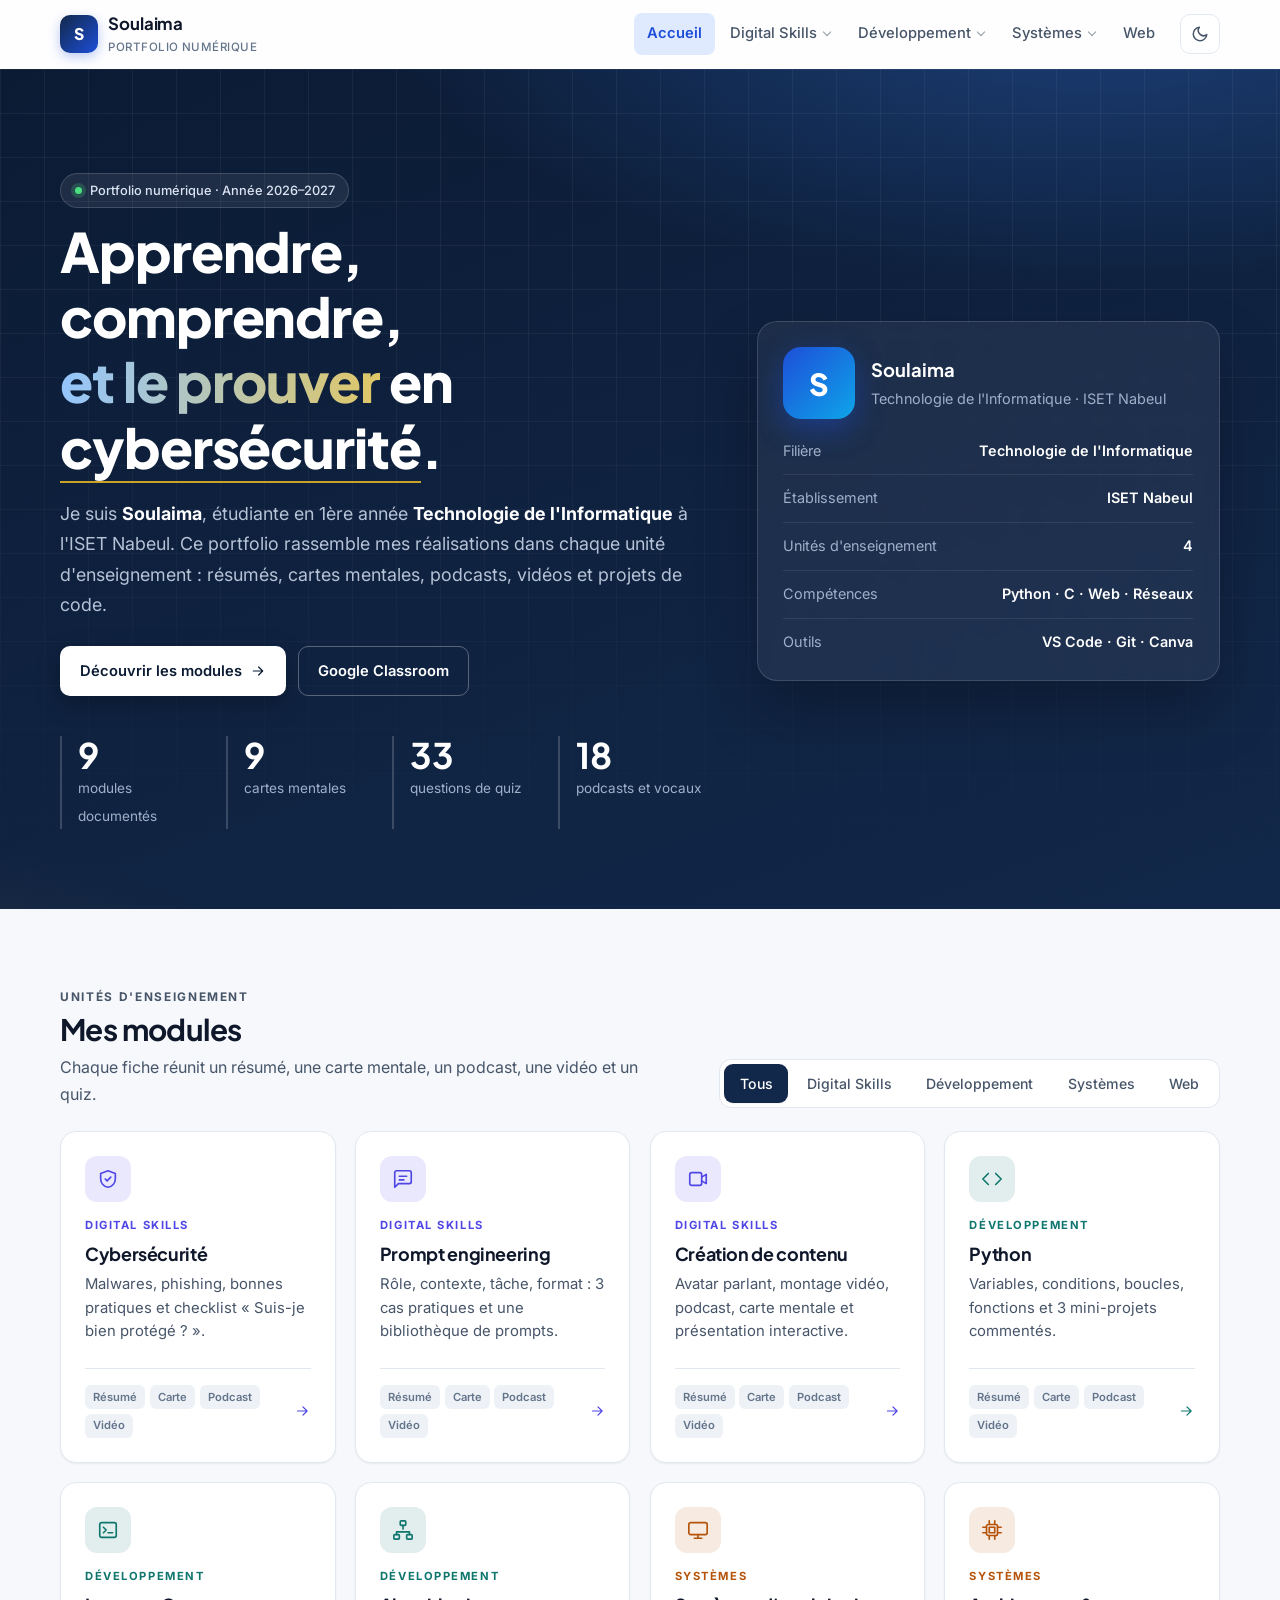
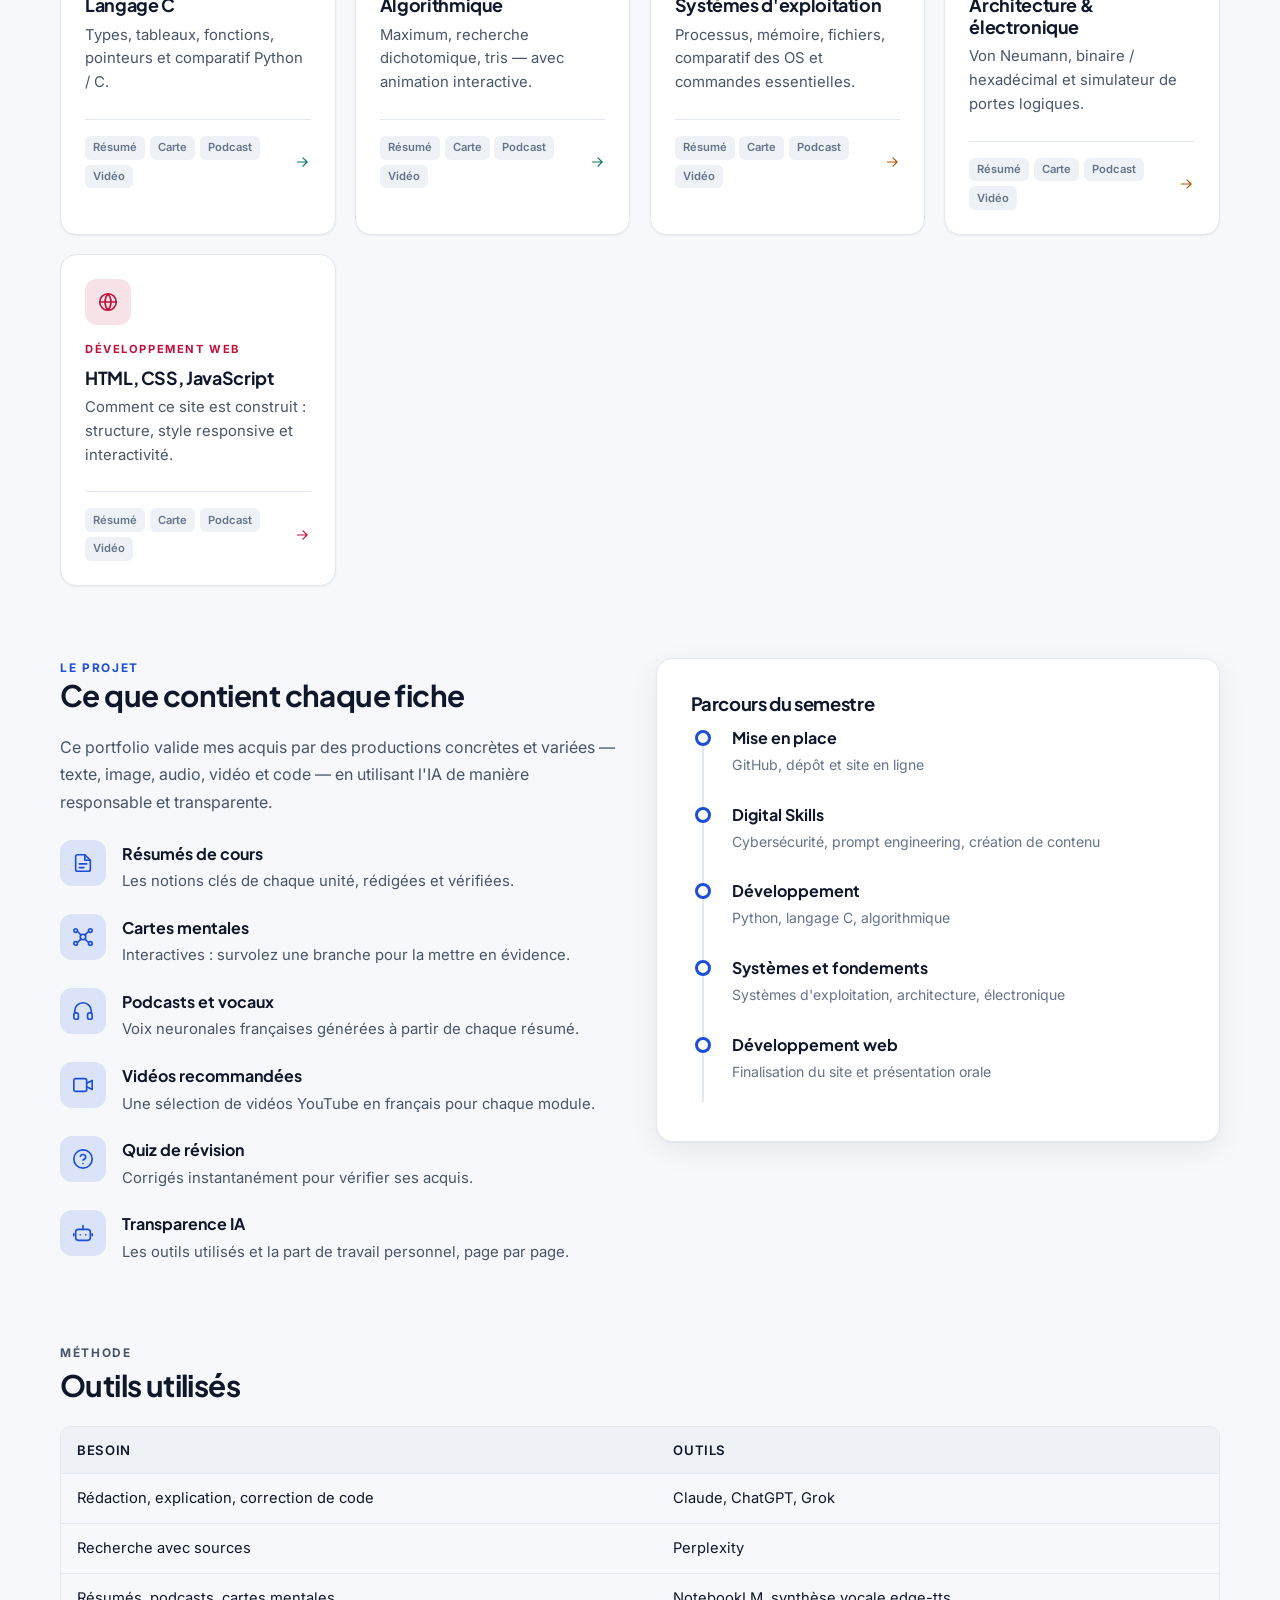
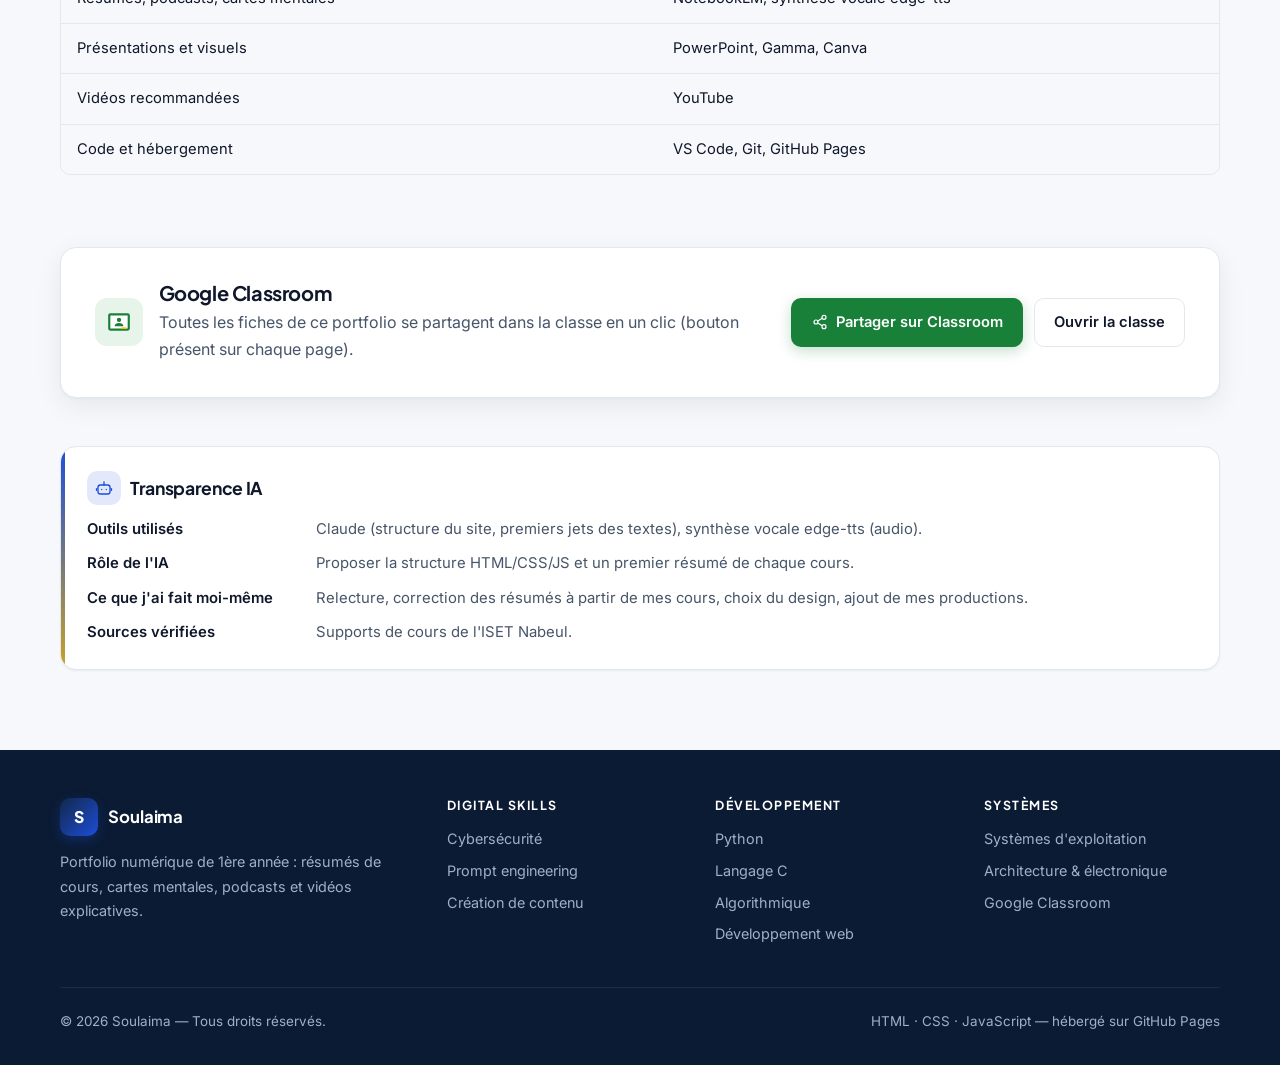
<file: index.html>
<!DOCTYPE html>
<html lang="fr">
<head>
  <meta charset="UTF-8">
  <meta name="viewport" content="width=device-width, initial-scale=1">
  <title>Soulaima — Portfolio numérique</title>
  <meta name="description" content="Portfolio numérique de Soulaima : résumés de cours, cartes mentales, podcasts et vidéos pour chaque module de 1ère année.">
  <meta name="theme-color" content="#0b1b34">
  <link rel="icon" href="medias/images/favicon.svg" type="image/svg+xml">
  <meta property="og:title" content="Soulaima — Portfolio numérique">
  <meta property="og:description" content="Portfolio numérique de Soulaima : résumés de cours, cartes mentales, podcasts et vidéos pour chaque module de 1ère année.">
  <meta property="og:image" content="medias/images/og-image.svg">
  <link rel="preconnect" href="https://fonts.googleapis.com">
  <link rel="preconnect" href="https://fonts.gstatic.com" crossorigin>
  <link href="https://fonts.googleapis.com/css2?family=Inter:wght@400;500;600;700&family=Plus+Jakarta+Sans:wght@600;700;800&family=JetBrains+Mono:wght@400;600&display=swap" rel="stylesheet">
  <link rel="stylesheet" href="css/style.css">
  <script>try{var t=localStorage.getItem("theme")||(matchMedia("(prefers-color-scheme: dark)").matches?"dark":"light");document.documentElement.setAttribute("data-theme",t)}catch(e){}</script>
</head>
<body>
<a class="skip" href="#contenu">Aller au contenu</a>
<header class="site-header">
  <div class="container header-inner">
    <a class="brand" href="index.html"><span class="brand-mark" aria-hidden="true">S</span><span>Soulaima<small>Portfolio numérique</small></span></a>
    <nav id="main-nav" class="main-nav" aria-label="Navigation principale">
      <ul>
        <li><a href="index.html">Accueil</a></li>
        <li class="nav-group"><span tabindex="0">Digital Skills</span>
          <ul>
            <li><a href="digital-skills/cybersecurite.html">Cybersécurité</a></li>
            <li><a href="digital-skills/prompt-engineering.html">Prompt engineering</a></li>
            <li><a href="digital-skills/creation-contenu.html">Création de contenu</a></li>
          </ul>
        </li>
        <li class="nav-group"><span tabindex="0">Développement</span>
          <ul>
            <li><a href="developpement/python.html">Python</a></li>
            <li><a href="developpement/langage-c.html">Langage C</a></li>
            <li><a href="developpement/algorithmique.html">Algorithmique</a></li>
          </ul>
        </li>
        <li class="nav-group"><span tabindex="0">Systèmes</span>
          <ul>
            <li><a href="systemes/systemes-exploitation.html">Systèmes d'exploitation</a></li>
            <li><a href="systemes/architecture-electronique.html">Architecture &amp; électronique</a></li>
          </ul>
        </li>
        <li><a href="web/developpement-web.html">Web</a></li>
      </ul>
    </nav>
    <button id="theme-toggle" class="icon-btn" type="button" aria-label="Activer le mode sombre"></button>
    <button id="menu-toggle" class="icon-btn menu-toggle" type="button" aria-expanded="false" aria-controls="main-nav" aria-label="Ouvrir le menu"></button>
  </div>
</header>

<main id="contenu">
  <section class="hero">
    <div class="container hero-grid">
      <div>
        <span class="badge"><span class="dot"></span>Portfolio numérique · Année 2026–2027</span>
        <h1>Apprendre, comprendre,<br><span class="accent-text">et le prouver</span> en <span class="rotator" data-words="cybersécurité|Python|langage C|algorithmique|architecture|développement web">cybersécurité</span>.</h1>
        <p class="lead">Je suis <strong style="color:#fff">Soulaima</strong>, étudiante en 1ère année <strong style="color:#fff">Technologie de l'Informatique</strong> à l'ISET Nabeul. Ce portfolio rassemble mes réalisations dans chaque unité d'enseignement : résumés, cartes mentales, podcasts, vidéos et projets de code.</p>
        <div class="btn-row">
          <a class="btn btn-light" href="#modules">Découvrir les modules <svg viewBox="0 0 24 24" fill="none" stroke="currentColor" stroke-width="1.8" stroke-linecap="round" stroke-linejoin="round" aria-hidden="true"><path d="M5 12h14M13 6l6 6-6 6"/></svg></a>
          <a class="btn btn-outline-light" href="#classroom">Google Classroom</a>
        </div>
        <div class="stats">
          <div class="stat"><b data-count="9">9</b><span>modules documentés</span></div>
          <div class="stat"><b data-count="9">9</b><span>cartes mentales</span></div>
          <div class="stat"><b data-count="33">33</b><span>questions de quiz</span></div>
          <div class="stat"><b data-count="18">18</b><span>podcasts et vocaux</span></div>
        </div>
      </div>
      <aside class="profile-card" aria-label="Profil">
        <div class="profile-head">
          <div class="avatar" role="img" aria-label="Avatar de Soulaima">S</div>
          <div><strong>Soulaima</strong><span>Technologie de l'Informatique · ISET Nabeul</span></div>
        </div>
        <ul class="profile-list">
          <li><span>Filière</span><b>Technologie de l'Informatique</b></li>
          <li><span>Établissement</span><b>ISET Nabeul</b></li>
          <li><span>Unités d'enseignement</span><b>4</b></li>
          <li><span>Compétences</span><b>Python · C · Web · Réseaux</b></li>
          <li><span>Outils</span><b>VS Code · Git · Canva</b></li>
        </ul>
      </aside>
    </div>
  </section>

  <div class="container">
    <section class="home-section" id="modules">
      <div class="section-head">
        <div>
          <p class="eyebrow">Unités d'enseignement</p>
          <h2>Mes modules</h2>
          <p>Chaque fiche réunit un résumé, une carte mentale, un podcast, une vidéo et un quiz.</p>
        </div>
        <div class="filters" role="group" aria-label="Filtrer les modules">
          <button class="filter-btn" type="button" data-filter="all" aria-pressed="true">Tous</button>
          <button class="filter-btn" type="button" data-filter="digital" aria-pressed="false">Digital Skills</button>
          <button class="filter-btn" type="button" data-filter="dev" aria-pressed="false">Développement</button>
          <button class="filter-btn" type="button" data-filter="sys" aria-pressed="false">Systèmes</button>
          <button class="filter-btn" type="button" data-filter="web" aria-pressed="false">Web</button>
        </div>
      </div>
      <div class="grid-3">
        <a class="module-card" data-module="digital" href="digital-skills/cybersecurite.html">
          <span class="module-icon"><svg viewBox="0 0 24 24" fill="none" stroke="currentColor" stroke-width="1.8" stroke-linecap="round" stroke-linejoin="round" aria-hidden="true"><path d="M12 3l8 3v6c0 4.5-3.4 8.3-8 9-4.6-.7-8-4.5-8-9V6l8-3z"/><path d="M9 12l2 2 4-4"/></svg></span>
          <span class="eyebrow">Digital Skills</span>
          <h3>Cybersécurité</h3>
          <p>Malwares, phishing, bonnes pratiques et checklist « Suis-je bien protégé ? ».</p>
          <span class="module-foot">
            <span class="chips"><span class="chip">Résumé</span><span class="chip">Carte</span><span class="chip">Podcast</span><span class="chip">Vidéo</span></span>
            <span class="arrow"><svg viewBox="0 0 24 24" fill="none" stroke="currentColor" stroke-width="1.8" stroke-linecap="round" stroke-linejoin="round" aria-hidden="true"><path d="M5 12h14M13 6l6 6-6 6"/></svg></span>
          </span>
        </a>
        <a class="module-card" data-module="digital" href="digital-skills/prompt-engineering.html">
          <span class="module-icon"><svg viewBox="0 0 24 24" fill="none" stroke="currentColor" stroke-width="1.8" stroke-linecap="round" stroke-linejoin="round" aria-hidden="true"><path d="M21 15a2 2 0 0 1-2 2H7l-4 4V5a2 2 0 0 1 2-2h14a2 2 0 0 1 2 2z"/><path d="M8 9h8M8 13h5"/></svg></span>
          <span class="eyebrow">Digital Skills</span>
          <h3>Prompt engineering</h3>
          <p>Rôle, contexte, tâche, format : 3 cas pratiques et une bibliothèque de prompts.</p>
          <span class="module-foot">
            <span class="chips"><span class="chip">Résumé</span><span class="chip">Carte</span><span class="chip">Podcast</span><span class="chip">Vidéo</span></span>
            <span class="arrow"><svg viewBox="0 0 24 24" fill="none" stroke="currentColor" stroke-width="1.8" stroke-linecap="round" stroke-linejoin="round" aria-hidden="true"><path d="M5 12h14M13 6l6 6-6 6"/></svg></span>
          </span>
        </a>
        <a class="module-card" data-module="digital" href="digital-skills/creation-contenu.html">
          <span class="module-icon"><svg viewBox="0 0 24 24" fill="none" stroke="currentColor" stroke-width="1.8" stroke-linecap="round" stroke-linejoin="round" aria-hidden="true"><rect x="3" y="5" width="13" height="14" rx="2"/><path d="M16 10l5-3v10l-5-3"/></svg></span>
          <span class="eyebrow">Digital Skills</span>
          <h3>Création de contenu</h3>
          <p>Avatar parlant, montage vidéo, podcast, carte mentale et présentation interactive.</p>
          <span class="module-foot">
            <span class="chips"><span class="chip">Résumé</span><span class="chip">Carte</span><span class="chip">Podcast</span><span class="chip">Vidéo</span></span>
            <span class="arrow"><svg viewBox="0 0 24 24" fill="none" stroke="currentColor" stroke-width="1.8" stroke-linecap="round" stroke-linejoin="round" aria-hidden="true"><path d="M5 12h14M13 6l6 6-6 6"/></svg></span>
          </span>
        </a>
        <a class="module-card" data-module="dev" href="developpement/python.html">
          <span class="module-icon"><svg viewBox="0 0 24 24" fill="none" stroke="currentColor" stroke-width="1.8" stroke-linecap="round" stroke-linejoin="round" aria-hidden="true"><path d="M8 6l-6 6 6 6M16 6l6 6-6 6"/></svg></span>
          <span class="eyebrow">Développement</span>
          <h3>Python</h3>
          <p>Variables, conditions, boucles, fonctions et 3 mini-projets commentés.</p>
          <span class="module-foot">
            <span class="chips"><span class="chip">Résumé</span><span class="chip">Carte</span><span class="chip">Podcast</span><span class="chip">Vidéo</span></span>
            <span class="arrow"><svg viewBox="0 0 24 24" fill="none" stroke="currentColor" stroke-width="1.8" stroke-linecap="round" stroke-linejoin="round" aria-hidden="true"><path d="M5 12h14M13 6l6 6-6 6"/></svg></span>
          </span>
        </a>
        <a class="module-card" data-module="dev" href="developpement/langage-c.html">
          <span class="module-icon"><svg viewBox="0 0 24 24" fill="none" stroke="currentColor" stroke-width="1.8" stroke-linecap="round" stroke-linejoin="round" aria-hidden="true"><rect x="3" y="4" width="18" height="16" rx="2"/><path d="M7 9l3 3-3 3M12 15h5"/></svg></span>
          <span class="eyebrow">Développement</span>
          <h3>Langage C</h3>
          <p>Types, tableaux, fonctions, pointeurs et comparatif Python / C.</p>
          <span class="module-foot">
            <span class="chips"><span class="chip">Résumé</span><span class="chip">Carte</span><span class="chip">Podcast</span><span class="chip">Vidéo</span></span>
            <span class="arrow"><svg viewBox="0 0 24 24" fill="none" stroke="currentColor" stroke-width="1.8" stroke-linecap="round" stroke-linejoin="round" aria-hidden="true"><path d="M5 12h14M13 6l6 6-6 6"/></svg></span>
          </span>
        </a>
        <a class="module-card" data-module="dev" href="developpement/algorithmique.html">
          <span class="module-icon"><svg viewBox="0 0 24 24" fill="none" stroke="currentColor" stroke-width="1.8" stroke-linecap="round" stroke-linejoin="round" aria-hidden="true"><rect x="9" y="2" width="6" height="5" rx="1"/><rect x="2" y="17" width="6" height="5" rx="1"/><rect x="16" y="17" width="6" height="5" rx="1"/><path d="M12 7v4M5 17v-3h14v3"/></svg></span>
          <span class="eyebrow">Développement</span>
          <h3>Algorithmique</h3>
          <p>Maximum, recherche dichotomique, tris — avec animation interactive.</p>
          <span class="module-foot">
            <span class="chips"><span class="chip">Résumé</span><span class="chip">Carte</span><span class="chip">Podcast</span><span class="chip">Vidéo</span></span>
            <span class="arrow"><svg viewBox="0 0 24 24" fill="none" stroke="currentColor" stroke-width="1.8" stroke-linecap="round" stroke-linejoin="round" aria-hidden="true"><path d="M5 12h14M13 6l6 6-6 6"/></svg></span>
          </span>
        </a>
        <a class="module-card" data-module="sys" href="systemes/systemes-exploitation.html">
          <span class="module-icon"><svg viewBox="0 0 24 24" fill="none" stroke="currentColor" stroke-width="1.8" stroke-linecap="round" stroke-linejoin="round" aria-hidden="true"><rect x="2" y="4" width="20" height="13" rx="2"/><path d="M8 21h8M12 17v4"/></svg></span>
          <span class="eyebrow">Systèmes</span>
          <h3>Systèmes d'exploitation</h3>
          <p>Processus, mémoire, fichiers, comparatif des OS et commandes essentielles.</p>
          <span class="module-foot">
            <span class="chips"><span class="chip">Résumé</span><span class="chip">Carte</span><span class="chip">Podcast</span><span class="chip">Vidéo</span></span>
            <span class="arrow"><svg viewBox="0 0 24 24" fill="none" stroke="currentColor" stroke-width="1.8" stroke-linecap="round" stroke-linejoin="round" aria-hidden="true"><path d="M5 12h14M13 6l6 6-6 6"/></svg></span>
          </span>
        </a>
        <a class="module-card" data-module="sys" href="systemes/architecture-electronique.html">
          <span class="module-icon"><svg viewBox="0 0 24 24" fill="none" stroke="currentColor" stroke-width="1.8" stroke-linecap="round" stroke-linejoin="round" aria-hidden="true"><rect x="6" y="6" width="12" height="12" rx="2"/><rect x="9" y="9" width="6" height="6"/><path d="M9 2v4M15 2v4M9 18v4M15 18v4M2 9h4M2 15h4M18 9h4M18 15h4"/></svg></span>
          <span class="eyebrow">Systèmes</span>
          <h3>Architecture &amp; électronique</h3>
          <p>Von Neumann, binaire / hexadécimal et simulateur de portes logiques.</p>
          <span class="module-foot">
            <span class="chips"><span class="chip">Résumé</span><span class="chip">Carte</span><span class="chip">Podcast</span><span class="chip">Vidéo</span></span>
            <span class="arrow"><svg viewBox="0 0 24 24" fill="none" stroke="currentColor" stroke-width="1.8" stroke-linecap="round" stroke-linejoin="round" aria-hidden="true"><path d="M5 12h14M13 6l6 6-6 6"/></svg></span>
          </span>
        </a>
        <a class="module-card" data-module="web" href="web/developpement-web.html">
          <span class="module-icon"><svg viewBox="0 0 24 24" fill="none" stroke="currentColor" stroke-width="1.8" stroke-linecap="round" stroke-linejoin="round" aria-hidden="true"><circle cx="12" cy="12" r="9"/><path d="M3 12h18M12 3a14 14 0 0 1 0 18M12 3a14 14 0 0 0 0 18"/></svg></span>
          <span class="eyebrow">Développement web</span>
          <h3>HTML, CSS, JavaScript</h3>
          <p>Comment ce site est construit : structure, style responsive et interactivité.</p>
          <span class="module-foot">
            <span class="chips"><span class="chip">Résumé</span><span class="chip">Carte</span><span class="chip">Podcast</span><span class="chip">Vidéo</span></span>
            <span class="arrow"><svg viewBox="0 0 24 24" fill="none" stroke="currentColor" stroke-width="1.8" stroke-linecap="round" stroke-linejoin="round" aria-hidden="true"><path d="M5 12h14M13 6l6 6-6 6"/></svg></span>
          </span>
        </a>
      </div>
    </section>

    <section class="home-section">
      <div class="grid-2" style="align-items:start;gap:2rem">
        <div>
          <p class="eyebrow">Le projet</p>
          <h2>Ce que contient chaque fiche</h2>
          <p class="lead" style="font-size:1rem">Ce portfolio valide mes acquis par des productions concrètes et variées — texte, image, audio, vidéo et code — en utilisant l'IA de manière responsable et transparente.</p>
          <div class="grid-2" style="margin-top:1.5rem">
        <div class="feature"><span class="module-icon"><svg viewBox="0 0 24 24" fill="none" stroke="currentColor" stroke-width="1.8" stroke-linecap="round" stroke-linejoin="round" aria-hidden="true"><path d="M14 3H6a2 2 0 0 0-2 2v14a2 2 0 0 0 2 2h12a2 2 0 0 0 2-2V9z"/><path d="M14 3v6h6M8 13h8M8 17h5"/></svg></span><div><strong>Résumés de cours</strong><p>Les notions clés de chaque unité, rédigées et vérifiées.</p></div></div>
        <div class="feature"><span class="module-icon"><svg viewBox="0 0 24 24" fill="none" stroke="currentColor" stroke-width="1.8" stroke-linecap="round" stroke-linejoin="round" aria-hidden="true"><circle cx="12" cy="12" r="3"/><circle cx="4" cy="5" r="2"/><circle cx="20" cy="5" r="2"/><circle cx="4" cy="19" r="2"/><circle cx="20" cy="19" r="2"/><path d="M6 6l4 4M18 6l-4 4M6 18l4-4M18 18l-4-4"/></svg></span><div><strong>Cartes mentales</strong><p>Interactives : survolez une branche pour la mettre en évidence.</p></div></div>
        <div class="feature"><span class="module-icon"><svg viewBox="0 0 24 24" fill="none" stroke="currentColor" stroke-width="1.8" stroke-linecap="round" stroke-linejoin="round" aria-hidden="true"><path d="M3 14v-2a9 9 0 0 1 18 0v2"/><rect x="2" y="14" width="5" height="7" rx="2"/><rect x="17" y="14" width="5" height="7" rx="2"/></svg></span><div><strong>Podcasts et vocaux</strong><p>Voix neuronales françaises générées à partir de chaque résumé.</p></div></div>
        <div class="feature"><span class="module-icon"><svg viewBox="0 0 24 24" fill="none" stroke="currentColor" stroke-width="1.8" stroke-linecap="round" stroke-linejoin="round" aria-hidden="true"><rect x="2" y="5" width="14" height="14" rx="2"/><path d="M16 10l6-3v10l-6-3"/></svg></span><div><strong>Vidéos recommandées</strong><p>Une sélection de vidéos YouTube en français pour chaque module.</p></div></div>
        <div class="feature"><span class="module-icon"><svg viewBox="0 0 24 24" fill="none" stroke="currentColor" stroke-width="1.8" stroke-linecap="round" stroke-linejoin="round" aria-hidden="true"><circle cx="12" cy="12" r="10"/><path d="M9.1 9a3 3 0 0 1 5.8 1c0 2-3 3-3 3M12 17h.01"/></svg></span><div><strong>Quiz de révision</strong><p>Corrigés instantanément pour vérifier ses acquis.</p></div></div>
        <div class="feature"><span class="module-icon"><svg viewBox="0 0 24 24" fill="none" stroke="currentColor" stroke-width="1.8" stroke-linecap="round" stroke-linejoin="round" aria-hidden="true"><rect x="4" y="8" width="16" height="12" rx="3"/><path d="M12 8V4M9 14h.01M15 14h.01M2 13v2M22 13v2"/></svg></span><div><strong>Transparence IA</strong><p>Les outils utilisés et la part de travail personnel, page par page.</p></div></div>
          </div>
        </div>
        <div class="card">
          <h3>Parcours du semestre</h3>
          <ol class="timeline">
            <li><b>Mise en place</b><span>GitHub, dépôt et site en ligne</span></li>
            <li><b>Digital Skills</b><span>Cybersécurité, prompt engineering, création de contenu</span></li>
            <li><b>Développement</b><span>Python, langage C, algorithmique</span></li>
            <li><b>Systèmes et fondements</b><span>Systèmes d'exploitation, architecture, électronique</span></li>
            <li><b>Développement web</b><span>Finalisation du site et présentation orale</span></li>
          </ol>
        </div>
      </div>
    </section>

    <section class="home-section">
      <div class="section-head"><div><p class="eyebrow">Méthode</p><h2>Outils utilisés</h2></div></div>
      <div class="table-wrap">
        <table>
          <thead><tr><th>Besoin</th><th>Outils</th></tr></thead>
          <tbody>
            <tr><td>Rédaction, explication, correction de code</td><td>Claude, ChatGPT, Grok</td></tr>
            <tr><td>Recherche avec sources</td><td>Perplexity</td></tr>
            <tr><td>Résumés, podcasts, cartes mentales</td><td>NotebookLM, synthèse vocale edge-tts</td></tr>
            <tr><td>Présentations et visuels</td><td>PowerPoint, Gamma, Canva</td></tr>
            <tr><td>Vidéos recommandées</td><td>YouTube</td></tr>
            <tr><td>Code et hébergement</td><td>VS Code, Git, GitHub Pages</td></tr>
          </tbody>
        </table>
      </div>
    </section>

    <div class="home-section">
    <section class="block card classroom-box" id="classroom">
      <div class="classroom-text">
        <span class="classroom-logo"><svg viewBox="0 0 24 24" aria-hidden="true"><rect x="2" y="4" width="20" height="16" rx="2" fill="#188038"/><rect x="4" y="6" width="16" height="12" fill="#fff"/><circle cx="12" cy="10" r="2" fill="#188038"/><path d="M8 16c0-2 1.8-3 4-3s4 1 4 3" fill="#188038"/><rect x="14" y="17" width="5" height="1.5" fill="#fbbc04"/></svg></span>
        <div>
          <h2>Google Classroom</h2>
          <p>Toutes les fiches de ce portfolio se partagent dans la classe en un clic (bouton présent sur chaque page).</p>
        </div>
      </div>
      <div class="btn-row" style="margin:0">
        <a class="btn btn-classroom" data-classroom-share href="https://classroom.google.com/"><svg viewBox="0 0 24 24" fill="none" stroke="currentColor" stroke-width="1.8" stroke-linecap="round" stroke-linejoin="round" aria-hidden="true"><circle cx="18" cy="5" r="3"/><circle cx="6" cy="12" r="3"/><circle cx="18" cy="19" r="3"/><path d="M8.6 13.5l6.8 4M15.4 6.5l-6.8 4"/></svg>Partager sur Classroom</a>
        <a class="btn btn-ghost" href="https://classroom.google.com/" target="_blank" rel="noopener">Ouvrir la classe</a>
      </div>
    </section>
    </div>

    <section class="transparence">
      <h2><span class="h-icon"><svg viewBox="0 0 24 24" fill="none" stroke="currentColor" stroke-width="1.8" stroke-linecap="round" stroke-linejoin="round" aria-hidden="true"><rect x="4" y="8" width="16" height="12" rx="3"/><path d="M12 8V4M9 14h.01M15 14h.01M2 13v2M22 13v2"/></svg></span>Transparence IA</h2>
      <dl>
        <dt>Outils utilisés</dt><dd>Claude (structure du site, premiers jets des textes), synthèse vocale edge-tts (audio).</dd>
        <dt>Rôle de l'IA</dt><dd>Proposer la structure HTML/CSS/JS et un premier résumé de chaque cours.</dd>
        <dt>Ce que j'ai fait moi-même</dt><dd>Relecture, correction des résumés à partir de mes cours, choix du design, ajout de mes productions.</dd>
        <dt>Sources vérifiées</dt><dd>Supports de cours de l'ISET Nabeul.</dd>
      </dl>
    </section>
  </div>
</main>

<footer class="site-footer">
  <div class="container">
    <div class="footer-grid">
      <div>
        <a class="brand" href="index.html"><span class="brand-mark" aria-hidden="true">S</span><span>Soulaima</span></a>
        <p>Portfolio numérique de 1ère année : résumés de cours, cartes mentales, podcasts et vidéos explicatives.</p>
      </div>
      <div>
        <h4>Digital Skills</h4>
        <ul>
          <li><a href="digital-skills/cybersecurite.html">Cybersécurité</a></li>
          <li><a href="digital-skills/prompt-engineering.html">Prompt engineering</a></li>
          <li><a href="digital-skills/creation-contenu.html">Création de contenu</a></li>
        </ul>
      </div>
      <div>
        <h4>Développement</h4>
        <ul>
          <li><a href="developpement/python.html">Python</a></li>
          <li><a href="developpement/langage-c.html">Langage C</a></li>
          <li><a href="developpement/algorithmique.html">Algorithmique</a></li>
          <li><a href="web/developpement-web.html">Développement web</a></li>
        </ul>
      </div>
      <div>
        <h4>Systèmes</h4>
        <ul>
          <li><a href="systemes/systemes-exploitation.html">Systèmes d'exploitation</a></li>
          <li><a href="systemes/architecture-electronique.html">Architecture &amp; électronique</a></li>
          <li><a href="index.html#classroom">Google Classroom</a></li>
        </ul>
      </div>
    </div>
    <div class="footer-bottom">
      <span>© <span data-year>2026</span> Soulaima — Tous droits réservés.</span>
      <span>HTML · CSS · JavaScript — hébergé sur GitHub Pages</span>
    </div>
  </div>
</footer>
<script src="js/script.js"></script>
</body>
</html>
</file>
<file: css/style.css>
/* ==========================================================
   Portfolio numérique — feuille de style commune
   Charte : bleu marine + bleu royal, neutres ardoise
   ========================================================== */

:root {
  /* Neutres */
  --bg: #f6f8fb;
  --surface: #ffffff;
  --surface-2: #eef2f7;
  --ink: #0f172a;
  --ink-soft: #475569;
  --ink-mute: #64748b;
  --line: #e2e8f0;
  /* Marque */
  --navy: #0b1b34;
  --navy-2: #12284a;
  --accent: #1d4ed8;
  --accent-2: #3b82f6;
  --accent-soft: #e0eaff;
  --accent-ink: #ffffff;
  --gold: #c9a227;
  /* Modules (tons sobres) */
  --digital: #4f46e5;
  --dev: #0f766e;
  --sys: #b45309;
  --web: #be123c;
  /* États */
  --ok: #15803d;
  --ko: #b91c1c;
  --warn: #b45309;
  --code-bg: #0b1220;
  --code-ink: #e2e8f0;
  --radius: 16px;
  --radius-sm: 10px;
  --shadow-sm: 0 1px 2px rgba(15, 23, 42, .06);
  --shadow: 0 1px 2px rgba(15, 23, 42, .04), 0 8px 28px rgba(15, 23, 42, .07);
  --shadow-lg: 0 20px 50px rgba(15, 23, 42, .14);
  --font-title: "Plus Jakarta Sans", "Inter", system-ui, sans-serif;
  --font-body: "Inter", system-ui, -apple-system, "Segoe UI", sans-serif;
  --font-mono: "JetBrains Mono", Consolas, monospace;
  color-scheme: light;
}

:root[data-theme="dark"] {
  --bg: #0a0f1c;
  --surface: #111a2e;
  --surface-2: #17223a;
  --ink: #e6ebf5;
  --ink-soft: #a5b1c7;
  --ink-mute: #8391aa;
  --line: #22304b;
  --navy: #070d1a;
  --navy-2: #0e1a33;
  --accent: #60a5fa;
  --accent-2: #93c5fd;
  --accent-soft: #15284a;
  --accent-ink: #0a0f1c;
  --digital: #818cf8;
  --dev: #2dd4bf;
  --sys: #f59e0b;
  --web: #fb7185;
  --ok: #4ade80;
  --ko: #f87171;
  --code-bg: #060a14;
  --shadow: 0 1px 2px rgba(0, 0, 0, .3), 0 8px 28px rgba(0, 0, 0, .3);
  --shadow-lg: 0 20px 50px rgba(0, 0, 0, .45);
  color-scheme: dark;
}

*, *::before, *::after { box-sizing: border-box; }
[hidden] { display: none !important; }
html { scroll-behavior: smooth; scroll-padding-top: 84px; }

body {
  margin: 0;
  background: var(--bg);
  color: var(--ink);
  font-family: var(--font-body);
  font-size: 1rem;
  line-height: 1.7;
  -webkit-font-smoothing: antialiased;
  text-rendering: optimizeLegibility;
}

img, svg, video, iframe { max-width: 100%; }
a { color: var(--accent); text-underline-offset: 3px; text-decoration-thickness: 1px; }
::selection { background: var(--accent); color: #fff; }
:focus-visible { outline: 3px solid var(--accent-2); outline-offset: 2px; border-radius: 6px; }

h1, h2, h3, h4 { font-family: var(--font-title); line-height: 1.2; letter-spacing: -.02em; font-weight: 700; color: var(--ink); }
h1 { font-size: clamp(2.1rem, 5vw, 3.4rem); margin: .2em 0 .35em; font-weight: 800; }
h2 { font-size: clamp(1.4rem, 2.6vw, 1.85rem); margin: 0 0 .7em; }
h3 { font-size: 1.15rem; margin: 1.4em 0 .5em; }
h4 { font-size: 1rem; margin: 1.2em 0 .4em; }

code { font-family: var(--font-mono); font-size: .86em; background: var(--surface-2); color: var(--ink); padding: .12em .4em; border-radius: 6px; border: 1px solid var(--line); }
pre {
  background: var(--code-bg); color: var(--code-ink);
  padding: 1.1rem 1.2rem; border-radius: var(--radius-sm); overflow-x: auto;
  font-size: .85rem; line-height: 1.6; border: 1px solid #1e293b;
}
pre code { background: none; padding: 0; color: inherit; border: 0; }

.skip { position: absolute; left: -9999px; }
.skip:focus { left: 1rem; top: 1rem; z-index: 100; background: var(--accent); color: #fff; padding: .5rem 1rem; border-radius: 8px; }

.container { width: min(1160px, 100% - 32px); margin-inline: auto; }

/* ---------- Barre de progression de lecture ---------- */
.progress { position: fixed; top: 0; left: 0; height: 3px; width: 0; z-index: 60; background: linear-gradient(90deg, var(--accent), var(--accent-2)); }

/* ---------- En-tête ---------- */
.site-header {
  position: sticky; top: 0; z-index: 50;
  background: color-mix(in srgb, var(--surface) 85%, transparent);
  backdrop-filter: saturate(160%) blur(12px);
  border-bottom: 1px solid transparent;
  transition: border-color .2s, box-shadow .2s;
}
.site-header.scrolled { border-bottom-color: var(--line); box-shadow: var(--shadow-sm); }
.header-inner { display: flex; align-items: center; gap: .75rem; min-height: 68px; }
.brand { display: flex; align-items: center; gap: .65rem; font-family: var(--font-title); font-weight: 700; font-size: 1.05rem; color: var(--ink); text-decoration: none; margin-right: auto; letter-spacing: -.01em; }
.brand small { display: block; font-family: var(--font-body); font-weight: 500; font-size: .72rem; color: var(--ink-mute); letter-spacing: .04em; text-transform: uppercase; }
.brand-mark {
  width: 38px; height: 38px; border-radius: 10px; display: grid; place-items: center; flex: none;
  background: linear-gradient(135deg, var(--navy-2), var(--accent));
  color: #fff; font-size: 1rem; font-weight: 800; box-shadow: 0 4px 12px rgba(29, 78, 216, .3);
}

.main-nav ul { list-style: none; margin: 0; padding: 0; display: flex; gap: .15rem; }
.main-nav > ul > li { position: relative; }
.main-nav a, .main-nav .nav-group > span {
  display: block; padding: .5rem .8rem; border-radius: 8px;
  color: var(--ink-soft); text-decoration: none; font-size: .92rem; font-weight: 500; cursor: pointer;
  transition: color .15s, background .15s;
}
.main-nav a:hover, .main-nav .nav-group:hover > span { color: var(--ink); background: var(--surface-2); }
.main-nav a[aria-current="page"] { color: var(--accent); background: var(--accent-soft); font-weight: 600; }
.nav-group > span::after { content: ""; display: inline-block; width: 6px; height: 6px; margin-left: .45rem; border-right: 1.5px solid currentColor; border-bottom: 1.5px solid currentColor; transform: translateY(-3px) rotate(45deg); opacity: .6; }
.nav-group ul {
  position: absolute; top: calc(100% + 6px); left: 0; min-width: 250px;
  flex-direction: column; padding: .45rem;
  background: var(--surface); border: 1px solid var(--line); border-radius: 12px; box-shadow: var(--shadow-lg);
  opacity: 0; visibility: hidden; transform: translateY(6px); transition: .18s ease;
}
.nav-group ul::before { content: ""; position: absolute; inset: -8px 0 auto; height: 8px; }
.nav-group:hover ul, .nav-group:focus-within ul { opacity: 1; visibility: visible; transform: none; }
.nav-group ul a { color: var(--ink); }

.icon-btn {
  width: 40px; height: 40px; border-radius: 10px; border: 1px solid var(--line);
  background: var(--surface); color: var(--ink-soft); cursor: pointer;
  display: grid; place-items: center; transition: .15s;
}
.icon-btn:hover { color: var(--accent); border-color: var(--accent); }
.icon-btn svg { width: 18px; height: 18px; }
.menu-toggle { display: none; }

@media (max-width: 900px) {
  .menu-toggle { display: grid; }
  .main-nav {
    position: absolute; top: 68px; left: 0; right: 0;
    background: var(--surface); border-bottom: 1px solid var(--line); box-shadow: var(--shadow-lg);
    max-height: 0; overflow: hidden; transition: max-height .3s ease;
  }
  .main-nav.open { max-height: 85vh; overflow-y: auto; }
  .main-nav ul { flex-direction: column; padding: .5rem 16px 1rem; }
  .nav-group ul { position: static; opacity: 1; visibility: visible; transform: none; box-shadow: none; border: 0; padding: 0 0 .3rem .6rem; min-width: 0; background: none; }
  .nav-group > span::after { display: none; }
  .nav-group > span { font-weight: 700; color: var(--ink-mute); font-size: .72rem; text-transform: uppercase; letter-spacing: .1em; padding-top: .9rem; }
  .nav-group > span:hover { background: none; }
}

/* ---------- Héros sombre (accueil + pages) ---------- */
.hero, .page-hero {
  position: relative; overflow: hidden; isolation: isolate;
  background: radial-gradient(1200px 500px at 85% -10%, rgba(59, 130, 246, .35), transparent 60%),
              radial-gradient(800px 400px at -10% 120%, rgba(201, 162, 39, .14), transparent 60%),
              linear-gradient(160deg, var(--navy) 0%, var(--navy-2) 100%);
  color: #e2e8f0;
}
.hero::before, .page-hero::before {
  content: ""; position: absolute; inset: 0; z-index: -1;
  background-image: linear-gradient(rgba(255,255,255,.05) 1px, transparent 1px), linear-gradient(90deg, rgba(255,255,255,.05) 1px, transparent 1px);
  background-size: 44px 44px;
  mask-image: linear-gradient(180deg, #000 30%, transparent 100%);
}
.hero h1, .page-hero h1 { color: #fff; }
.hero .lead, .page-hero .lead { color: #b6c2d6; }

.hero { padding: clamp(3.5rem, 9vw, 6.5rem) 0 clamp(3rem, 7vw, 5rem); }
.hero-grid { display: grid; grid-template-columns: 1.4fr 1fr; gap: 3rem; align-items: center; }
.hero h1 .accent-text { background: linear-gradient(90deg, #93c5fd, #e0c766); -webkit-background-clip: text; background-clip: text; color: transparent; }
.hero .rotator { color: #fff; border-bottom: 2px solid var(--gold); white-space: nowrap; }
.badge {
  display: inline-flex; align-items: center; gap: .5rem; padding: .35rem .85rem; border-radius: 999px;
  background: rgba(255,255,255,.08); border: 1px solid rgba(255,255,255,.15);
  font-size: .8rem; font-weight: 500; color: #dbe4f3;
}
.badge .dot { width: 7px; height: 7px; border-radius: 50%; background: #4ade80; box-shadow: 0 0 0 4px rgba(74, 222, 128, .2); }

.profile-card {
  background: rgba(255,255,255,.06); border: 1px solid rgba(255,255,255,.14); border-radius: 20px;
  padding: 1.6rem; backdrop-filter: blur(6px); box-shadow: 0 30px 60px rgba(0,0,0,.25);
}
.profile-head { display: flex; gap: 1rem; align-items: center; margin-bottom: 1.2rem; }
.avatar {
  width: 72px; height: 72px; border-radius: 18px; flex: none;
  background: linear-gradient(135deg, var(--accent), #0ea5e9);
  display: grid; place-items: center; color: #fff;
  font-family: var(--font-title); font-size: 1.9rem; font-weight: 800;
  box-shadow: 0 10px 30px rgba(29, 78, 216, .45);
}
.profile-head strong { display: block; color: #fff; font-family: var(--font-title); font-size: 1.15rem; }
.profile-head span { color: #9fb0c9; font-size: .9rem; }
.profile-list { list-style: none; padding: 0; margin: 0; display: grid; gap: .7rem; }
.profile-list li { display: flex; justify-content: space-between; gap: 1rem; font-size: .9rem; padding-bottom: .7rem; border-bottom: 1px solid rgba(255,255,255,.08); }
.profile-list li:last-child { border-bottom: 0; padding-bottom: 0; }
.profile-list span { color: #9fb0c9; }
.profile-list b { color: #fff; font-weight: 600; text-align: right; }

.stats { display: grid; grid-template-columns: repeat(4, 1fr); gap: 1rem; margin-top: 2.5rem; }
.stat { border-left: 2px solid rgba(255,255,255,.18); padding-left: 1rem; }
.stat b { display: block; font-family: var(--font-title); font-size: clamp(1.6rem, 3.5vw, 2.2rem); color: #fff; line-height: 1.1; }
.stat span { font-size: .85rem; color: #9fb0c9; }
@media (max-width: 860px) {
  .hero-grid { grid-template-columns: 1fr; }
  .stats { grid-template-columns: repeat(2, 1fr); }
}

.eyebrow { text-transform: uppercase; letter-spacing: .14em; font-size: .74rem; font-weight: 700; color: var(--accent); margin: 0; }
.hero .eyebrow, .page-hero .eyebrow { color: #93c5fd; }
.lead { font-size: 1.12rem; color: var(--ink-soft); max-width: 64ch; }

.page-hero { padding: 2.8rem 0 2.6rem; margin-bottom: 2.5rem; }
.page-hero::after { content: ""; position: absolute; left: 0; right: 0; bottom: 0; height: 4px; background: var(--mod, var(--accent)); }
.breadcrumb { font-size: .85rem; color: #9fb0c9; margin: 0 0 1rem; }
.breadcrumb a { color: #cbd5e1; text-decoration: none; }
.breadcrumb a:hover { color: #fff; text-decoration: underline; }
.tags { display: flex; flex-wrap: wrap; gap: .45rem; margin: 1.2rem 0 0; padding: 0; list-style: none; }
.tag { font-size: .78rem; font-weight: 500; padding: .25rem .75rem; border-radius: 999px; background: var(--surface-2); color: var(--ink-soft); border: 1px solid var(--line); }
.page-hero .tag, .hero .tag { background: rgba(255,255,255,.07); border-color: rgba(255,255,255,.14); color: #dbe4f3; }

/* Couleur du module */
[data-module="digital"] { --mod: var(--digital); }
[data-module="dev"] { --mod: var(--dev); }
[data-module="sys"] { --mod: var(--sys); }
[data-module="web"] { --mod: var(--web); }

/* ---------- Boutons ---------- */
.btn {
  display: inline-flex; align-items: center; gap: .5rem;
  padding: .7rem 1.2rem; border-radius: 10px; border: 1px solid transparent;
  background: var(--accent); color: #fff; font: inherit; font-weight: 600; font-size: .92rem;
  text-decoration: none; cursor: pointer; transition: transform .15s, box-shadow .15s, background .15s;
  box-shadow: 0 4px 14px rgba(29, 78, 216, .25);
}
:root[data-theme="dark"] .btn { color: var(--accent-ink); }
.btn:hover { transform: translateY(-1px); box-shadow: 0 8px 22px rgba(29, 78, 216, .35); }
.btn svg { width: 16px; height: 16px; }
.btn-ghost { background: var(--surface); color: var(--ink); border-color: var(--line); box-shadow: none; }
:root[data-theme="dark"] .btn-ghost { color: var(--ink); }
.btn-ghost:hover { border-color: var(--accent); color: var(--accent); box-shadow: none; }
.btn-light { background: #fff; color: var(--navy); box-shadow: 0 8px 24px rgba(0,0,0,.25); }
:root[data-theme="dark"] .btn-light { color: var(--navy); }
.btn-outline-light { background: transparent; color: #fff; border-color: rgba(255,255,255,.3); box-shadow: none; }
:root[data-theme="dark"] .btn-outline-light { color: #fff; }
.btn-outline-light:hover { border-color: #fff; box-shadow: none; }
.btn-row { display: flex; flex-wrap: wrap; gap: .7rem; margin-top: 1.6rem; }

/* ---------- Mise en page des pages modules ---------- */
.page-layout { display: grid; grid-template-columns: 220px minmax(0, 1fr); gap: 2.5rem; align-items: start; }
.toc { position: sticky; top: 92px; display: flex; flex-direction: column; gap: .15rem; border-left: 1px solid var(--line); }
.toc-title { font-size: .72rem; text-transform: uppercase; letter-spacing: .12em; font-weight: 700; color: var(--ink-mute); padding: 0 0 .6rem 1rem; }
.toc a { font-size: .9rem; padding: .4rem 1rem; margin-left: -1px; border-left: 2px solid transparent; text-decoration: none; color: var(--ink-soft); transition: .15s; }
.toc a:hover { color: var(--ink); }
.toc a.active { color: var(--mod, var(--accent)); border-left-color: var(--mod, var(--accent)); font-weight: 600; }
@media (max-width: 960px) {
  .page-layout { grid-template-columns: minmax(0, 1fr); gap: 0; }
  .toc { position: sticky; top: 68px; z-index: 20; flex-direction: row; overflow-x: auto; gap: .4rem; border: 0; padding: .7rem 0; margin: -1.5rem 0 1.5rem; background: var(--bg); scrollbar-width: none; }
  .toc-title { display: none; }
  .toc a { flex: none; border: 1px solid var(--line); border-radius: 999px; padding: .3rem .85rem; background: var(--surface); margin: 0; }
  .toc a.active { background: var(--mod, var(--accent)); color: #fff; border-color: var(--mod, var(--accent)); }
}

/* ---------- Sections ---------- */
section.block { margin-bottom: 3rem; }
.section-head { display: flex; align-items: flex-end; justify-content: space-between; gap: 1rem; flex-wrap: wrap; margin-bottom: 1.4rem; }
.section-head h2 { margin: .3rem 0 0; }
.section-head p { margin: .4rem 0 0; color: var(--ink-soft); max-width: 60ch; }
.h-icon { display: inline-grid; place-items: center; width: 34px; height: 34px; border-radius: 10px; background: color-mix(in srgb, var(--mod, var(--accent)) 12%, transparent); color: var(--mod, var(--accent)); margin-right: .6rem; vertical-align: -6px; }
.h-icon svg { width: 18px; height: 18px; }

.card {
  background: var(--surface); border: 1px solid var(--line); border-radius: var(--radius);
  padding: clamp(1.3rem, 3vw, 2.1rem); box-shadow: var(--shadow);
}
.card > h2:first-child, .card > h3:first-child { margin-top: 0; }

.grid-2 { display: grid; grid-template-columns: repeat(auto-fit, minmax(280px, 1fr)); gap: 1.2rem; }
.grid-3 { display: grid; grid-template-columns: repeat(auto-fit, minmax(260px, 1fr)); gap: 1.2rem; }

.def { position: relative; background: var(--surface-2); border-radius: var(--radius-sm); padding: 1rem 1.1rem 1rem 1.3rem; margin: 0; font-size: .95rem; color: var(--ink-soft); }
.def::before { content: ""; position: absolute; left: 0; top: 14px; bottom: 14px; width: 3px; border-radius: 3px; background: var(--mod, var(--accent)); }
.def strong { display: block; color: var(--ink); margin-bottom: .2rem; }
.note { background: var(--accent-soft); border: 1px solid color-mix(in srgb, var(--accent) 25%, transparent); border-radius: var(--radius-sm); padding: .9rem 1.1rem; font-size: .93rem; color: var(--ink); }
.note-todo { background: transparent; border: 1px dashed var(--ink-mute); color: var(--ink-soft); }

#resume ul, #resume ol { padding-left: 1.2rem; }
#resume li { margin-bottom: .35rem; }
#resume li::marker { color: var(--mod, var(--accent)); }

/* ---------- Tableaux ---------- */
.table-wrap { overflow-x: auto; border: 1px solid var(--line); border-radius: var(--radius-sm); }
table { width: 100%; border-collapse: collapse; font-size: .92rem; }
th, td { text-align: left; padding: .75rem 1rem; border-bottom: 1px solid var(--line); vertical-align: top; }
tr:last-child td { border-bottom: 0; }
th { background: var(--surface-2); font-weight: 600; color: var(--ink); font-size: .82rem; text-transform: uppercase; letter-spacing: .05em; }
tbody tr { transition: background .12s; }
tbody tr:hover { background: color-mix(in srgb, var(--accent) 5%, transparent); }

/* ---------- Accueil : modules ---------- */
.home-section { padding: 4.5rem 0 0; }
.filters { display: inline-flex; flex-wrap: wrap; gap: .25rem; padding: .3rem; background: var(--surface); border: 1px solid var(--line); border-radius: 12px; }
.filter-btn { padding: .45rem .95rem; border-radius: 9px; border: 0; background: transparent; color: var(--ink-soft); font: inherit; font-size: .88rem; font-weight: 500; cursor: pointer; transition: .15s; }
.filter-btn:hover { color: var(--ink); }
.filter-btn[aria-pressed="true"] { background: var(--navy-2); color: #fff; box-shadow: var(--shadow-sm); }

.module-card {
  position: relative; display: flex; flex-direction: column; gap: .5rem; overflow: hidden;
  background: var(--surface); border: 1px solid var(--line); border-radius: var(--radius);
  padding: 1.5rem; text-decoration: none; color: var(--ink); box-shadow: var(--shadow-sm);
  transition: transform .2s ease, box-shadow .2s ease, border-color .2s ease;
}
.module-card::before {
  content: ""; position: absolute; inset: 0; pointer-events: none; opacity: 0; transition: opacity .2s;
  background: radial-gradient(400px circle at var(--mx, 50%) var(--my, 0%), color-mix(in srgb, var(--mod) 12%, transparent), transparent 60%);
}
.module-card:hover { transform: translateY(-4px); box-shadow: var(--shadow-lg); border-color: color-mix(in srgb, var(--mod) 45%, var(--line)); }
.module-card:hover::before { opacity: 1; }
.module-icon { width: 46px; height: 46px; border-radius: 12px; display: grid; place-items: center; background: color-mix(in srgb, var(--mod) 12%, transparent); color: var(--mod); margin-bottom: .4rem; }
.module-icon svg { width: 22px; height: 22px; }
.module-card h3 { margin: 0; font-size: 1.12rem; }
.module-card p { margin: 0; color: var(--ink-soft); font-size: .93rem; line-height: 1.6; }
.module-card .eyebrow { color: var(--mod); font-size: .7rem; }
.module-foot { margin-top: auto; padding-top: 1rem; display: flex; align-items: center; justify-content: space-between; border-top: 1px solid var(--line); margin-top: 1rem; }
.chips { display: flex; flex-wrap: wrap; gap: .3rem; }
.chip { font-size: .7rem; font-weight: 600; padding: .15rem .5rem; border-radius: 6px; background: var(--surface-2); color: var(--ink-mute); }
.arrow { color: var(--mod); transition: transform .2s; display: grid; }
.arrow svg { width: 18px; height: 18px; }
.module-card:hover .arrow { transform: translateX(4px); }
.module-card[hidden] { display: none; }

.feature { display: flex; gap: 1rem; align-items: flex-start; }
.feature .module-icon { flex: none; --mod: var(--accent); margin: 0; }
.feature strong { display: block; font-family: var(--font-title); margin-bottom: .15rem; }
.feature p { margin: 0; color: var(--ink-soft); font-size: .93rem; }

.timeline { list-style: none; padding: 0; margin: 0; position: relative; }
.timeline::before { content: ""; position: absolute; left: 11px; top: 6px; bottom: 6px; width: 2px; background: var(--line); }
.timeline li { position: relative; padding: 0 0 1.4rem 2.6rem; }
.timeline li::before { content: ""; position: absolute; left: 4px; top: 6px; width: 16px; height: 16px; border-radius: 50%; background: var(--surface); border: 3px solid var(--accent); }
.timeline b { display: block; font-family: var(--font-title); }
.timeline span { font-size: .88rem; color: var(--ink-mute); }

/* ---------- Carte mentale ---------- */
.mindmap { margin: 0; }
.mindmap-scroll { overflow-x: auto; border-radius: var(--radius); background: var(--surface); border: 1px solid var(--line); padding: 1rem; box-shadow: var(--shadow); background-image: radial-gradient(var(--line) 1px, transparent 1px); background-size: 20px 20px; }
.mindmap svg { display: block; min-width: 760px; width: 100%; height: auto; }
.mindmap figcaption { font-size: .85rem; color: var(--ink-mute); margin-top: .6rem; }
.mm-link { fill: none; stroke-width: 2; opacity: .5; }
.mm-root rect { fill: var(--navy-2); }
:root[data-theme="dark"] .mm-root rect { fill: var(--accent); }
.mm-root text { fill: #fff; font-weight: 700; font-size: 17px; font-family: var(--font-title); }
:root[data-theme="dark"] .mm-root text { fill: var(--navy); }
.mm-branch rect { fill: var(--surface); stroke-width: 1.8; }
.mm-branch text { fill: var(--ink); font-weight: 600; font-size: 14px; font-family: var(--font-body); }
.mm-leaf text { fill: var(--ink-soft); font-size: 13px; font-family: var(--font-body); }
.mm-branch { cursor: pointer; }
.mm-branch-group, .mm-link { transition: opacity .2s; }
.mm-dim { opacity: .12; }

/* ---------- Médias ---------- */
.media-grid { display: grid; grid-template-columns: repeat(auto-fit, minmax(280px, 1fr)); gap: 1.2rem; }
.media-card { background: var(--surface); border: 1px solid var(--line); border-radius: var(--radius); padding: 1.3rem; display: flex; flex-direction: column; gap: .75rem; box-shadow: var(--shadow-sm); }
.media-card h3 { margin: 0; font-size: 1rem; display: flex; gap: .6rem; align-items: center; }
.media-card h3 .h-icon { margin: 0; }
.media-card p { margin: 0; font-size: .9rem; color: var(--ink-soft); }
.video-frame { aspect-ratio: 16 / 9; border-radius: var(--radius-sm); overflow: hidden; background: linear-gradient(160deg, var(--navy), var(--navy-2)); display: grid; place-items: center; text-align: center; color: #9fb0c9; font-size: .85rem; padding: 1rem; }
.video-frame code { background: rgba(255,255,255,.08); color: #dbe4f3; border-color: rgba(255,255,255,.12); }
.video-frame iframe, .video-frame video { width: 100%; height: 100%; border: 0; }
.video-frame:has(iframe), .video-frame:has(video) { padding: 0; }
.play-icon { width: 54px; height: 54px; border-radius: 50%; background: rgba(255,255,255,.1); border: 1px solid rgba(255,255,255,.2); display: grid; place-items: center; margin: 0 auto .6rem; color: #fff; }
.play-icon svg { width: 20px; height: 20px; margin-left: 3px; }
audio { width: 100%; height: 40px; }

/* Vidéo de secours (page ouverte en fichier local) */
.yt-fallback { position: relative; display: block; width: 100%; height: 100%; color: #fff; text-decoration: none; }
.yt-fallback img { width: 100%; height: 100%; object-fit: cover; display: block; filter: brightness(.7); }
.yt-fallback .play-icon { position: absolute; top: 50%; left: 50%; transform: translate(-50%, -60%); width: 64px; height: 64px; background: #e11d48; border: 0; margin: 0; }
.yt-fallback-label { position: absolute; left: 50%; bottom: 14%; transform: translateX(-50%); font-weight: 600; font-size: .9rem; background: rgba(0,0,0,.55); padding: .35rem .8rem; border-radius: 999px; white-space: nowrap; }
.video-frame:has(.yt-fallback) { padding: 0; }

/* Statut des productions */
.status { display: inline-block; font-size: .74rem; font-weight: 700; padding: .2rem .6rem; border-radius: 999px; white-space: nowrap; letter-spacing: .02em; }
.status-ok { color: var(--ok); background: color-mix(in srgb, var(--ok) 13%, transparent); }
.status-plan { color: var(--warn); background: color-mix(in srgb, var(--warn) 15%, transparent); }
:root[data-theme="dark"] .status-plan { color: var(--sys); }

/* Script vidéo */
.script-box { margin-top: 1.2rem; padding: 0; overflow: hidden; }
.script-box summary { display: flex; align-items: center; gap: .8rem; padding: 1.1rem 1.4rem; cursor: pointer; list-style: none; }
.script-box summary::-webkit-details-marker { display: none; }
.script-box summary::after { content: ""; margin-left: auto; width: 9px; height: 9px; border-right: 2px solid var(--ink-mute); border-bottom: 2px solid var(--ink-mute); transform: rotate(45deg); transition: transform .2s; }
.script-box[open] summary::after { transform: rotate(-135deg); }
.script-box summary .h-icon { margin: 0; }
.script-box summary b { display: block; font-family: var(--font-title); font-size: 1.05rem; }
.script-box summary small { display: block; font-size: .8rem; color: var(--ink-mute); }
.script-box summary:hover { background: var(--surface-2); }
.script-intro { margin: 0 1.4rem 1rem; font-size: .9rem; color: var(--ink-soft); }
.script-plans { list-style: none; margin: 0 1.4rem; padding: 0 0 0 1.4rem; border-left: 2px solid var(--line); display: grid; gap: 1rem; }
.script-plans li { position: relative; }
.script-plans li::before { content: ""; position: absolute; left: calc(-1.4rem - 6px); top: .45rem; width: 10px; height: 10px; border-radius: 50%; background: var(--mod, var(--accent)); box-shadow: 0 0 0 4px var(--surface); }
.plan-label { display: flex; gap: .6rem; align-items: baseline; font-size: .78rem; text-transform: uppercase; letter-spacing: .08em; }
.plan-label b { color: var(--mod, var(--accent)); }
.plan-label time { font-family: var(--font-mono); color: var(--ink-mute); }
.script-plans p { margin: .25rem 0 0; font-size: .96rem; line-height: 1.65; }
.copy-script { margin: 1.2rem 1.4rem 1.4rem; }

/* Captures et illustrations */
.shot { margin: .6rem 0 0; }
.shot img { display: block; width: 100%; height: auto; border-radius: 12px; border: 1px solid var(--line); box-shadow: var(--shadow); background: var(--navy); }
.shot a { display: block; }
.shot figcaption { font-size: .8rem; color: var(--ink-mute); margin-top: .4rem; }

/* Lecteur vidéo + playlist */
.video-panel { display: grid; grid-template-columns: minmax(0, 1.7fr) minmax(0, 1fr); gap: 1.4rem; padding: 1.2rem; }
.video-main .video-frame { border-radius: 12px; }
.video-script { font-size: .9rem; color: var(--ink-soft); margin: .9rem 0 0; }
.video-list-title { font-size: .72rem; text-transform: uppercase; letter-spacing: .12em; font-weight: 700; color: var(--ink-mute); margin: 0 0 .6rem; }
.video-list ul { list-style: none; padding: 0; margin: 0; display: grid; gap: .5rem; }
.yt-item { display: flex; gap: .75rem; align-items: flex-start; width: 100%; text-align: left; padding: .45rem; border-radius: 10px; border: 1px solid transparent; background: transparent; color: var(--ink); font: inherit; cursor: pointer; transition: .15s; }
.yt-item:hover { background: var(--surface-2); }
.yt-item.active { background: var(--accent-soft); border-color: color-mix(in srgb, var(--accent) 35%, transparent); }
.yt-item img { width: 120px; height: 68px; object-fit: cover; border-radius: 7px; flex: none; background: var(--surface-2); }
.yt-item b { display: block; font-size: .85rem; font-weight: 600; line-height: 1.35; display: -webkit-box; -webkit-line-clamp: 2; -webkit-box-orient: vertical; overflow: hidden; }
.yt-item small { display: block; font-size: .76rem; color: var(--ink-mute); margin-top: .2rem; }
.video-note { font-size: .8rem; color: var(--ink-mute); margin: .9rem 0 0; line-height: 1.5; }
@media (max-width: 860px) { .video-panel { grid-template-columns: 1fr; } }
.media-missing { font-size: .84rem; color: var(--ink-mute); background: var(--surface-2); border-radius: 8px; padding: .6rem .8rem; }
.tts-controls { display: flex; flex-wrap: wrap; gap: .5rem; }
.tts-controls .btn { padding: .55rem .95rem; font-size: .86rem; }

/* ---------- Quiz ---------- */
.quiz-progress { height: 6px; border-radius: 999px; background: var(--surface-2); overflow: hidden; margin-bottom: 1.4rem; }
.quiz-progress span { display: block; height: 100%; width: 0; background: linear-gradient(90deg, var(--accent), var(--accent-2)); transition: width .3s; }
.quiz-q { margin-bottom: 1.5rem; }
.quiz-q > p { font-weight: 600; margin: 0 0 .6rem; }
.quiz-opts { display: grid; gap: .45rem; }
.quiz-opt {
  display: flex; align-items: center; gap: .7rem;
  text-align: left; padding: .7rem 1rem; border-radius: 10px; border: 1px solid var(--line);
  background: var(--surface); color: var(--ink); font: inherit; font-size: .93rem; cursor: pointer; transition: .15s;
}
.quiz-opt::before { content: attr(data-letter); flex: none; width: 26px; height: 26px; border-radius: 7px; display: grid; place-items: center; background: var(--surface-2); font-size: .78rem; font-weight: 700; color: var(--ink-soft); }
.quiz-opt:hover:not(:disabled) { border-color: var(--accent); background: color-mix(in srgb, var(--accent) 4%, var(--surface)); }
.quiz-opt.correct { border-color: var(--ok); background: color-mix(in srgb, var(--ok) 10%, var(--surface)); }
.quiz-opt.correct::before { background: var(--ok); color: #fff; content: "✓"; }
.quiz-opt.wrong { border-color: var(--ko); background: color-mix(in srgb, var(--ko) 9%, var(--surface)); }
.quiz-opt.wrong::before { background: var(--ko); color: #fff; content: "✕"; }
.quiz-opt:disabled { cursor: default; }
.quiz-expl { font-size: .88rem; color: var(--ink-soft); margin-top: .5rem; }
.quiz-score { font-family: var(--font-title); font-weight: 700; font-size: 1.15rem; }

/* Checklist */
.checklist { list-style: none; padding: 0; margin: 0; display: grid; gap: .45rem; }
.checklist label { display: flex; gap: .75rem; align-items: flex-start; padding: .65rem .85rem; border: 1px solid var(--line); border-radius: 10px; cursor: pointer; background: var(--surface); font-size: .93rem; transition: .15s; }
.checklist label:hover { border-color: var(--accent); }
.checklist label:has(input:checked) { border-color: color-mix(in srgb, var(--ok) 50%, var(--line)); background: color-mix(in srgb, var(--ok) 6%, var(--surface)); }
.checklist input { margin-top: .25rem; width: 18px; height: 18px; accent-color: var(--ok); flex: none; }
.meter { height: 10px; border-radius: 999px; background: var(--surface-2); overflow: hidden; margin: 1.2rem 0 .5rem; }
.meter > span { display: block; height: 100%; width: 0; background: var(--ok); transition: width .4s ease, background .4s; }
.checklist-result { font-weight: 600; }

/* Prompt */
.prompt-case { margin-bottom: 1.4rem; }
.prompt-step { display: grid; grid-template-columns: 180px 1fr; gap: 1rem; padding: .9rem 0; border-bottom: 1px solid var(--line); }
.prompt-step:last-child { border-bottom: 0; }
.prompt-step > strong { font-size: .85rem; }
.prompt-step pre { margin: 0; white-space: pre-wrap; }
.prompt-weak { color: var(--ko); }
.prompt-good { color: var(--ok); }
@media (max-width: 640px) { .prompt-step { grid-template-columns: 1fr; gap: .3rem; } }
.copy-wrap { position: relative; }
.copy-btn { position: absolute; top: .5rem; right: .5rem; font: 600 .74rem var(--font-body); padding: .3rem .65rem; border-radius: 6px; border: 1px solid rgba(255,255,255,.15); background: rgba(255,255,255,.08); color: #e2e8f0; cursor: pointer; opacity: .8; transition: .15s; }
.copy-btn:hover { opacity: 1; background: rgba(255,255,255,.16); }

/* Algorithmes : visualisation */
.sort-bars { display: flex; align-items: flex-end; gap: 4px; height: 220px; padding: .8rem; background: var(--surface-2); border-radius: var(--radius-sm); }
.sort-bars span { flex: 1; background: linear-gradient(180deg, var(--accent-2), var(--accent)); border-radius: 4px 4px 0 0; transition: height .12s; }
.sort-bars span.active { background: var(--gold); }
.sort-bars span.done { background: var(--ok); }
.controls { display: flex; flex-wrap: wrap; gap: .8rem; align-items: center; margin-bottom: 1rem; }
.controls label { display: flex; align-items: center; gap: .5rem; font-size: .9rem; font-weight: 500; }

/* Électronique */
.converter { display: grid; grid-template-columns: repeat(auto-fit, minmax(150px, 1fr)); gap: .8rem; }
.converter label { display: grid; gap: .3rem; font-size: .8rem; font-weight: 600; text-transform: uppercase; letter-spacing: .06em; color: var(--ink-mute); }
.converter input, select {
  font: inherit; font-family: var(--font-mono); font-size: .95rem; padding: .6rem .8rem; border-radius: 9px;
  border: 1px solid var(--line); background: var(--surface); color: var(--ink); transition: border-color .15s, box-shadow .15s;
}
.converter input:focus, select:focus { outline: none; border-color: var(--accent); box-shadow: 0 0 0 3px color-mix(in srgb, var(--accent) 20%, transparent); }
.converter input[aria-invalid="true"] { border-color: var(--ko); }
.gate-sim { display: flex; flex-wrap: wrap; gap: .8rem; align-items: center; }
.bit-btn { width: 56px; height: 56px; border-radius: 12px; border: 1px solid var(--line); font: 700 1.3rem var(--font-mono); cursor: pointer; background: var(--surface-2); color: var(--ink); transition: .15s; }
.bit-btn[aria-pressed="true"] { background: var(--accent); color: #fff; border-color: var(--accent); box-shadow: 0 0 0 4px color-mix(in srgb, var(--accent) 20%, transparent); }
.bit-btn:disabled { opacity: .35; }
.gate-out { font: 700 1.2rem var(--font-mono); padding: .8rem 1.1rem; border-radius: 12px; background: var(--surface-2); border: 1px solid var(--line); transition: .2s; }
.gate-out.on { background: var(--ok); color: #fff; border-color: var(--ok); box-shadow: 0 0 20px color-mix(in srgb, var(--ok) 40%, transparent); }

/* Diagramme */
.diagram { width: 100%; height: auto; }
.diagram .box { fill: var(--surface); stroke: var(--line); stroke-width: 1.5; }
.diagram .box-accent { fill: color-mix(in srgb, var(--mod) 8%, var(--surface)); stroke: var(--mod); stroke-width: 1.8; }
.diagram text { fill: var(--ink); font-family: var(--font-body); font-size: 14px; }
.diagram .small { font-size: 12px; fill: var(--ink-mute); }
.diagram .wire { stroke: var(--ink-mute); stroke-width: 1.8; fill: none; }
.diagram .bus { stroke: var(--mod); stroke-width: 6; stroke-linecap: round; opacity: .6; }

/* ---------- Classroom ---------- */
.classroom-box { display: flex; flex-wrap: wrap; align-items: center; gap: 1.2rem; justify-content: space-between; }
.classroom-box p { margin: 0; color: var(--ink-soft); }
.classroom-box h2 { margin: 0 0 .25rem; font-size: 1.25rem; }
.classroom-logo { width: 48px; height: 48px; border-radius: 12px; background: #e6f4ea; display: grid; place-items: center; flex: none; }
.classroom-logo svg { width: 26px; height: 26px; }
.classroom-text { display: flex; gap: 1rem; align-items: center; flex: 1 1 320px; }
.btn-classroom { background: #188038; box-shadow: 0 4px 14px rgba(24, 128, 56, .25); }
:root[data-theme="dark"] .btn-classroom { color: #fff; }
.btn-classroom:hover { box-shadow: 0 8px 22px rgba(24, 128, 56, .35); }

/* ---------- Transparence IA ---------- */
.transparence { border: 1px solid var(--line); border-radius: var(--radius); padding: 1.5rem 1.6rem; background: var(--surface); font-size: .93rem; box-shadow: var(--shadow-sm); position: relative; overflow: hidden; }
.transparence::before { content: ""; position: absolute; left: 0; top: 0; bottom: 0; width: 4px; background: linear-gradient(180deg, var(--accent), var(--gold)); }
.transparence h2 { font-size: 1.1rem; display: flex; align-items: center; }
.transparence dl { display: grid; grid-template-columns: 210px 1fr; gap: .55rem 1.2rem; margin: 0; }
.transparence dt { font-weight: 600; color: var(--ink); }
.transparence dd { margin: 0; color: var(--ink-soft); }
@media (max-width: 640px) { .transparence dl { grid-template-columns: 1fr; } .transparence dd { margin-bottom: .7rem; } }

/* ---------- Pied de page ---------- */
.site-footer { margin-top: 5rem; background: var(--navy); color: #9fb0c9; padding: 3rem 0 2rem; font-size: .9rem; }
.footer-grid { display: grid; grid-template-columns: 1.5fr repeat(3, 1fr); gap: 2rem; }
.site-footer h4 { color: #fff; font-size: .78rem; text-transform: uppercase; letter-spacing: .12em; margin: 0 0 .9rem; }
.site-footer ul { list-style: none; padding: 0; margin: 0; display: grid; gap: .45rem; }
.site-footer a { color: #9fb0c9; text-decoration: none; }
.site-footer a:hover { color: #fff; }
.site-footer .brand { color: #fff; margin: 0 0 .8rem; }
.footer-bottom { border-top: 1px solid rgba(255,255,255,.08); margin-top: 2.5rem; padding-top: 1.4rem; display: flex; flex-wrap: wrap; justify-content: space-between; gap: 1rem; font-size: .84rem; }
@media (max-width: 760px) { .footer-grid { grid-template-columns: 1fr 1fr; } .footer-grid > :first-child { grid-column: 1 / -1; } }

/* ---------- Retour en haut + toast ---------- */
.to-top { position: fixed; right: 1.2rem; bottom: 1.2rem; z-index: 40; width: 44px; height: 44px; border-radius: 12px; border: 1px solid var(--line); background: var(--surface); color: var(--ink); box-shadow: var(--shadow-lg); cursor: pointer; display: grid; place-items: center; opacity: 0; transform: translateY(12px); pointer-events: none; transition: .25s; }
.to-top.show { opacity: 1; transform: none; pointer-events: auto; }
.to-top:hover { color: var(--accent); border-color: var(--accent); }
.to-top svg { width: 18px; height: 18px; }
.toast { position: fixed; bottom: 1.2rem; left: 50%; transform: translateX(-50%) translateY(150%); background: var(--navy-2); color: #fff; padding: .65rem 1.2rem; border-radius: 10px; font-size: .88rem; transition: transform .25s ease; z-index: 200; box-shadow: var(--shadow-lg); }
.toast.show { transform: translateX(-50%) translateY(0); }

/* ---------- Apparition au défilement ---------- */
.reveal { opacity: 0; transform: translateY(18px); transition: opacity .6s ease, transform .6s ease; }
.reveal.visible { opacity: 1; transform: none; }

@media (prefers-reduced-motion: reduce) {
  *, *::before, *::after { transition: none !important; animation: none !important; scroll-behavior: auto !important; }
  .reveal { opacity: 1; transform: none; }
}
</file>
